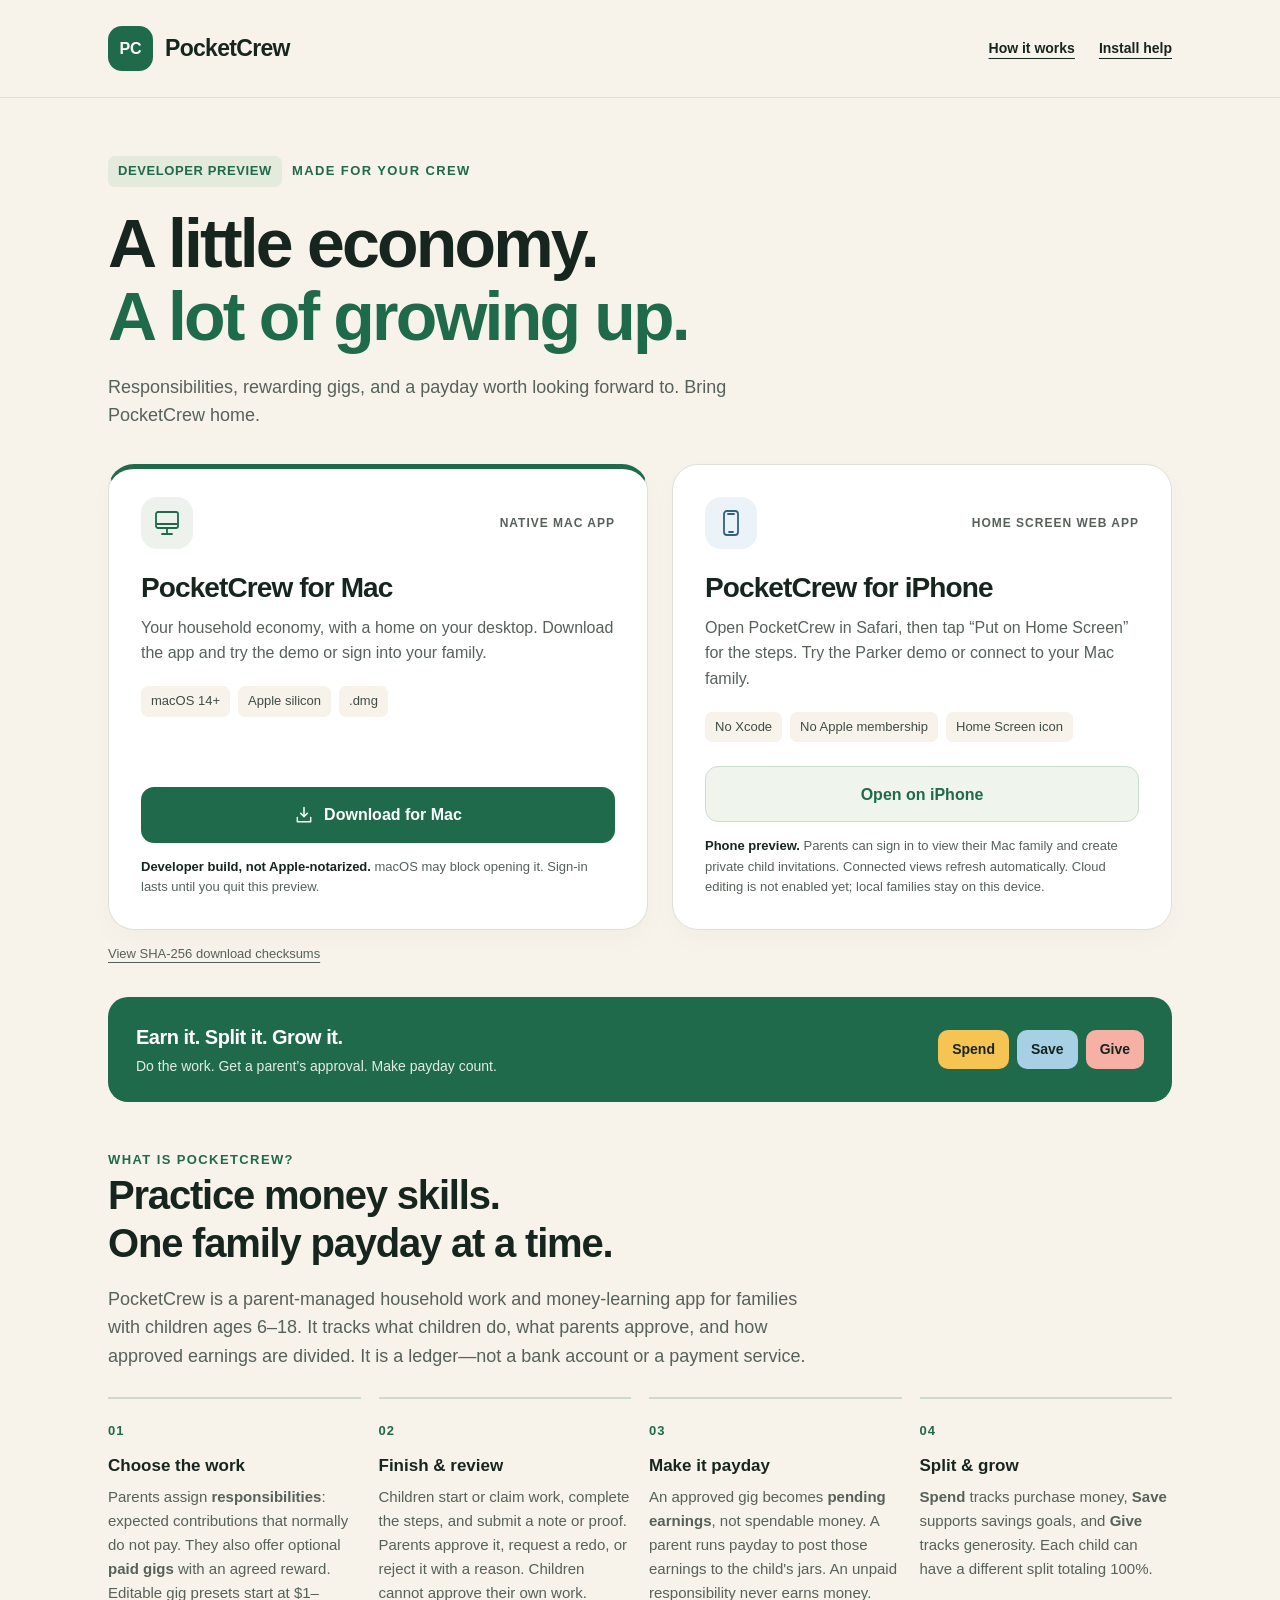
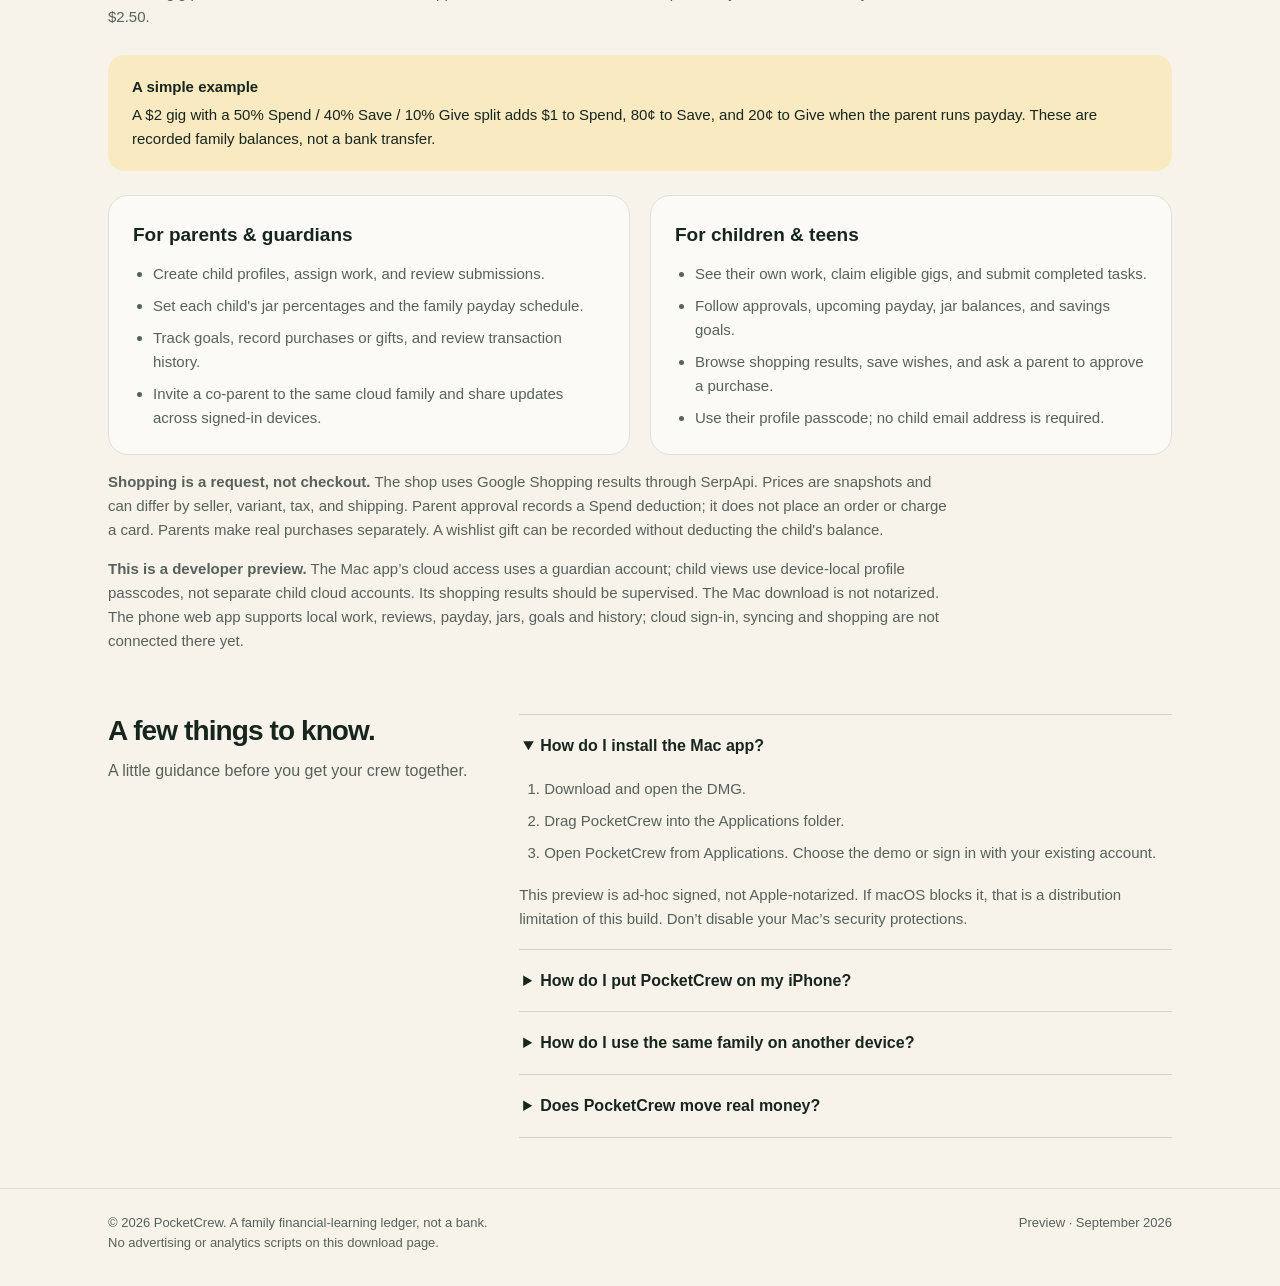
<file: download-site/public/index.html>
<!doctype html>
<html lang="en">
<head>
  <meta charset="utf-8">
  <meta name="viewport" content="width=device-width, initial-scale=1">
  <meta name="theme-color" content="#1F6A4A">
  <meta name="description" content="Download PocketCrew for Mac or open the iPhone Home Screen web app. A little family economy for work, payday, and Spend, Save, Give jars.">
  <title>Download PocketCrew — Earn it. Split it. Grow it.</title>
  <link rel="icon" type="image/svg+xml" href="data:image/svg+xml,%3Csvg xmlns='http://www.w3.org/2000/svg' viewBox='0 0 64 64'%3E%3Crect width='64' height='64' rx='18' fill='%231F6A4A'/%3E%3Ctext x='32' y='41' text-anchor='middle' font-family='sans-serif' font-weight='800' font-size='26' fill='white'%3EPC%3C/text%3E%3C/svg%3E">
  <style>
    :root{color-scheme:light;--oat:#F7F3EA;--ink:#17251F;--green:#1F6A4A;--muted:#56615A;--line:#DDE2D9;--sun:#F6C453}
    *{box-sizing:border-box}html{scroll-behavior:smooth}body{margin:0;background:var(--oat);color:var(--ink);font-family:ui-rounded,"Nunito Sans",-apple-system,BlinkMacSystemFont,"Segoe UI",sans-serif;font-size:16px;line-height:1.6}a{color:inherit}a:focus-visible,summary:focus-visible{outline:3px solid #276B97;outline-offset:5px}a:hover{text-decoration-thickness:2px}.wrap{max-width:1120px;margin:auto;padding:0 28px}.skip{position:absolute;top:-100px;background:white;padding:12px;z-index:5}.skip:focus{top:12px}header{padding:26px 0;border-bottom:1px solid var(--line)}nav{display:flex;align-items:center;justify-content:space-between;gap:20px}.brand{display:flex;align-items:center;gap:12px;text-decoration:none;font-weight:850;font-size:23px;letter-spacing:-.7px}.mark{display:grid;place-items:center;width:45px;height:45px;border-radius:14px;background:var(--green);color:white;font-size:16px;letter-spacing:0}.nav-link{font-weight:650;font-size:14px;text-underline-offset:5px;min-height:44px;display:flex;align-items:center}.intro{padding:58px 0 34px;max-width:770px}.eyebrow{display:flex;align-items:center;gap:10px;font-size:13px;font-weight:750;letter-spacing:1.4px;text-transform:uppercase;color:var(--green)}.pill{background:#E4EADC;padding:5px 10px;border-radius:7px;letter-spacing:.6px}h1{font-size:clamp(40px,6vw,68px);line-height:1.08;letter-spacing:-2.8px;margin:20px 0 19px;font-weight:850}h1 span{color:var(--green)}.intro p{color:var(--muted);max-width:660px;font-size:18px;margin:0}.downloads{display:grid;grid-template-columns:1.08fr 1fr;gap:24px;align-items:stretch}.card{position:relative;border-radius:26px;padding:32px;background:white;border:1px solid var(--line);display:flex;flex-direction:column;box-shadow:0 10px 28px #17251f06}.card.mac{border-top:5px solid var(--green);padding-top:28px}.card-top{display:flex;justify-content:space-between;align-items:center;gap:12px}.device{width:52px;height:52px;background:#EDF3EC;border-radius:16px;display:grid;place-items:center}.device svg{width:28px;height:28px;stroke:var(--green);fill:none;stroke-width:1.8;stroke-linecap:round;stroke-linejoin:round}.ios .device{background:#EBF3F8}.ios .device svg{stroke:#32627D}.label{font-size:12px;text-transform:uppercase;font-weight:800;letter-spacing:1px;color:var(--muted)}h2{font-size:28px;letter-spacing:-.9px;line-height:1.2;margin:22px 0 10px}.card p{margin:0 0 18px;color:var(--muted)}.specs{display:flex;flex-wrap:wrap;gap:8px;margin:2px 0 24px}.specs span{font-size:13px;background:var(--oat);padding:5px 10px;border-radius:7px;color:#3F4C44}.action{display:flex;align-items:center;justify-content:center;gap:10px;min-height:56px;padding:13px 20px;border-radius:13px;text-decoration:none;font-weight:750;background:var(--green);color:white;margin-top:auto;transition:background .15s}.action:hover{background:#174F38}.action.secondary{background:#EFF4ED;color:var(--green);border:1px solid #CCDDCE}.action.secondary:hover{background:#E2EBDD}.action svg{width:20px;height:20px;stroke:currentColor;fill:none;stroke-width:1.8;stroke-linecap:round;stroke-linejoin:round}.warning{font-size:13px!important;line-height:1.55;margin:14px 0 0!important}.warning strong{color:var(--ink)}.checksums{display:inline-block;margin-top:14px;font-size:13px;text-underline-offset:4px;color:var(--muted)}.loop{margin:32px 0 48px;border-radius:20px;background:var(--green);color:white;padding:24px 28px;display:flex;align-items:center;justify-content:space-between;gap:26px}.loop strong{font-size:20px;letter-spacing:-.5px}.loop p{font-size:14px;margin:2px 0 0;color:#E1EDE3}.jars{display:flex;gap:8px;white-space:nowrap}.jars span{border-radius:10px;padding:8px 14px;font-size:14px;font-weight:750;background:var(--sun);color:var(--ink)}.jars span:nth-child(2){background:#A7D0E4}.jars span:nth-child(3){background:#F6B0A4}.help{display:grid;grid-template-columns:.72fr 1.28fr;gap:44px;padding-bottom:50px}.help h2{margin:0 0 10px}.help>div>p{color:var(--muted);margin:0}.faq{border-top:1px solid #CED6CA}details{border-bottom:1px solid #CED6CA;padding:0}summary{cursor:pointer;font-weight:700;padding:18px 4px;min-height:56px}details p,details ol{color:var(--muted);margin:0 0 18px;padding-right:10px;font-size:15px}details ol{padding-left:25px}details li+li{margin-top:8px}footer{border-top:1px solid var(--line);padding:24px 0 32px;color:var(--muted);font-size:13px}.footer-row{display:flex;justify-content:space-between;gap:20px}footer p{margin:0;max-width:640px}.release{white-space:nowrap}code{font-size:.9em;overflow-wrap:anywhere}@media(max-width:720px){.wrap{padding:0 20px}header{padding:18px 0}.intro{padding:38px 0 28px}h1{letter-spacing:-1.7px}.intro p{font-size:16px}.downloads,.help{grid-template-columns:1fr}.card{padding:25px}.card.mac{padding-top:21px}.loop{align-items:flex-start;flex-direction:column;gap:16px;padding:24px;margin-bottom:36px}.help{gap:24px}.footer-row{flex-direction:column;gap:10px}.brand{font-size:21px}.nav-link{font-size:13px}}@media(prefers-reduced-motion:reduce){html{scroll-behavior:auto}.action{transition:none}}
  </style>
  <style>
    .about{padding:0 0 46px}.about-head{max-width:720px}.about h2{font-size:clamp(28px,4vw,40px);letter-spacing:-1.2px;margin:0 0 14px}.about-head p{font-size:18px;color:var(--muted)}.steps{list-style:none;padding:0;margin:26px 0;display:grid;grid-template-columns:repeat(4,1fr);gap:18px;counter-reset:step}.steps li{border-top:2px solid #CFDACE;padding-top:18px;counter-increment:step}.steps li:before{content:"0" counter(step);font-size:13px;font-weight:800;color:var(--green);letter-spacing:1px}.steps h3{font-size:17px;margin:9px 0 6px}.steps p{font-size:15px;color:var(--muted);margin:0}.roles{display:grid;grid-template-columns:1fr 1fr;gap:20px}.role{border:1px solid var(--line);border-radius:20px;padding:24px;background:#fff9}.role h3{margin:0 0 12px;font-size:19px}.role ul{padding-left:20px;margin:0;color:var(--muted);font-size:15px}.role li+li{margin-top:8px}.example{margin:24px 0;padding:20px 24px;background:#F9EAC1;border-radius:16px;font-size:15px}.example strong{display:block;margin-bottom:4px}.precise{color:var(--muted);font-size:15px;max-width:850px}.nav-links{display:flex;gap:24px}.ios .specs{margin-bottom:24px}@media(max-width:720px){.steps{grid-template-columns:1fr 1fr;gap:22px}.roles{grid-template-columns:1fr}.nav-links{gap:14px}.about-head p{font-size:16px}}@media(max-width:380px){.nav-links{gap:9px}.nav-link{font-size:12px}.brand{font-size:19px}.steps{grid-template-columns:1fr}}
  </style>
</head>
<body>
  <a class="skip" href="#downloads">Skip to downloads</a>
  <header><nav class="wrap" aria-label="Main navigation"><a class="brand" href="/" aria-label="PocketCrew home"><span class="mark" aria-hidden="true">PC</span>PocketCrew</a><div class="nav-links"><a class="nav-link" href="#about">How it works</a><a class="nav-link" href="#install">Install help</a></div></nav></header>
  <main class="wrap">
    <section class="intro" aria-labelledby="title"><div class="eyebrow"><span class="pill">Developer preview</span> Made for your crew</div><h1 id="title">A little economy.<br><span>A lot of growing up.</span></h1><p>Responsibilities, rewarding gigs, and a payday worth looking forward to. Bring PocketCrew home.</p></section>
    <section class="downloads" id="downloads" aria-label="PocketCrew downloads">
      <article class="card mac"><div class="card-top"><span class="device" aria-hidden="true"><svg viewBox="0 0 28 28"><rect x="3" y="3" width="22" height="16" rx="2"/><path d="M14 19v5M9 25h10M4 15h20"/></svg></span><span class="label">Native Mac app</span></div><h2>PocketCrew for Mac</h2><p>Your household economy, with a home on your desktop. Download the app and try the demo or sign into your family.</p><div class="specs"><span>macOS 14+</span><span>Apple silicon</span><span>.dmg</span></div><a class="action" href="/downloads/PocketCrew.dmg" download><svg aria-hidden="true" viewBox="0 0 24 24"><path d="M12 3v11m-4-4 4 4 4-4M4 15v5h16v-5"/></svg>Download for Mac</a><p class="warning"><strong>Developer build, not Apple-notarized.</strong> macOS may block opening it. Sign-in lasts until you quit this preview.</p></article>
      <article class="card ios"><div class="card-top"><span class="device" aria-hidden="true"><svg viewBox="0 0 28 28"><rect x="7" y="2" width="14" height="24" rx="3"/><path d="M11 5h6M12 23h4"/></svg></span><span class="label">Home Screen web app</span></div><h2>PocketCrew for iPhone</h2><p>Open PocketCrew in Safari, then tap “Put on Home Screen” for the steps. Try the Parker demo or connect to your Mac family.</p><div class="specs"><span>No Xcode</span><span>No Apple membership</span><span>Home Screen icon</span></div><a class="action secondary" href="/app/">Open on iPhone</a><p class="warning"><strong>Phone preview.</strong> Parents can sign in to view their Mac family and create private child invitations. Connected views refresh automatically. Cloud editing is not enabled yet; local families stay on this device.</p></article>
    </section>
    <a class="checksums" href="/downloads/SHA256SUMS.txt">View SHA-256 download checksums</a>
    <aside class="loop" aria-label="PocketCrew's money learning approach"><div><strong>Earn it. Split it. Grow it.</strong><p>Do the work. Get a parent’s approval. Make payday count.</p></div><div class="jars"><span>Spend</span><span>Save</span><span>Give</span></div></aside>
    <section class="about" id="about" aria-labelledby="about-title">
      <div class="about-head"><div class="eyebrow">What is PocketCrew?</div><h2 id="about-title">Practice money skills.<br>One family payday at a time.</h2><p>PocketCrew is a parent-managed household work and money-learning app for families with children ages 6–18. It tracks what children do, what parents approve, and how approved earnings are divided. It is a ledger—not a bank account or a payment service.</p></div>
      <ol class="steps">
        <li><h3>Choose the work</h3><p>Parents assign <strong>responsibilities</strong>: expected contributions that normally do not pay. They also offer optional <strong>paid gigs</strong> with an agreed reward. Editable gig presets start at $1–$2.50.</p></li>
        <li><h3>Finish &amp; review</h3><p>Children start or claim work, complete the steps, and submit a note or proof. Parents approve it, request a redo, or reject it with a reason. Children cannot approve their own work.</p></li>
        <li><h3>Make it payday</h3><p>An approved gig becomes <strong>pending earnings</strong>, not spendable money. A parent runs payday to post those earnings to the child's jars. An unpaid responsibility never earns money.</p></li>
        <li><h3>Split &amp; grow</h3><p><strong>Spend</strong> tracks purchase money, <strong>Save</strong> supports savings goals, and <strong>Give</strong> tracks generosity. Each child can have a different split totaling 100%.</p></li>
      </ol>
      <div class="example"><strong>A simple example</strong>A $2 gig with a 50% Spend / 40% Save / 10% Give split adds $1 to Spend, 80¢ to Save, and 20¢ to Give when the parent runs payday. These are recorded family balances, not a bank transfer.</div>
      <div class="roles"><article class="role"><h3>For parents &amp; guardians</h3><ul><li>Create child profiles, assign work, and review submissions.</li><li>Set each child's jar percentages and the family payday schedule.</li><li>Track goals, record purchases or gifts, and review transaction history.</li><li>Invite a co-parent to the same cloud family and share updates across signed-in devices.</li></ul></article><article class="role"><h3>For children &amp; teens</h3><ul><li>See their own work, claim eligible gigs, and submit completed tasks.</li><li>Follow approvals, upcoming payday, jar balances, and savings goals.</li><li>Browse shopping results, save wishes, and ask a parent to approve a purchase.</li><li>Use their profile passcode; no child email address is required.</li></ul></article></div>
      <p class="precise"><strong>Shopping is a request, not checkout.</strong> The shop uses Google Shopping results through SerpApi. Prices are snapshots and can differ by seller, variant, tax, and shipping. Parent approval records a Spend deduction; it does not place an order or charge a card. Parents make real purchases separately. A wishlist gift can be recorded without deducting the child's balance.</p>
      <p class="precise"><strong>This is a developer preview.</strong> The Mac app’s cloud access uses a guardian account; child views use device-local profile passcodes, not separate child cloud accounts. Its shopping results should be supervised. The Mac download is not notarized. The phone web app supports local work, reviews, payday, jars, goals and history; cloud sign-in, syncing and shopping are not connected there yet.</p>
    </section>
    <section class="help" id="install" aria-labelledby="help-title"><div><h2 id="help-title">A few things to know.</h2><p>A little guidance before you get your crew together.</p></div><div class="faq">
      <details open><summary>How do I install the Mac app?</summary><ol><li>Download and open the DMG.</li><li>Drag PocketCrew into the Applications folder.</li><li>Open PocketCrew from Applications. Choose the demo or sign in with your existing account.</li></ol><p>This preview is ad-hoc signed, not Apple-notarized. If macOS blocks it, that is a distribution limitation of this build. Don’t disable your Mac’s security protections.</p></details>
      <details><summary>How do I put PocketCrew on my iPhone?</summary><p>Open the phone app in Safari and tap “Put on Home Screen.” Use Safari’s Share menu, choose Add to Home Screen, then confirm Add. Open the new icon before creating a family. No ZIP, Xcode or Apple Developer membership is needed.</p></details>
      <details><summary>How do I use the same family on another device?</summary><p>Use the same guardian account, or accept a co-parent invitation with the invited email. Don’t create a second family. Cloud sync needs an internet connection; the demo is local to each device. Profile passcodes are set up separately on each device.</p></details>
      <details><summary>Does PocketCrew move real money?</summary><p>No. PocketCrew records family decisions and simulated balances. Parents handle real purchases, gifts, and payments outside the app. No funds are held, insured, or transferred by PocketCrew.</p></details>
    </div></section>
  </main>
  <footer><div class="wrap footer-row"><p>© 2026 PocketCrew. A family financial-learning ledger, not a bank.<br>No advertising or analytics scripts on this download page.</p><span class="release">Preview · September 2026</span></div></footer>
</body>
</html>
</file>
